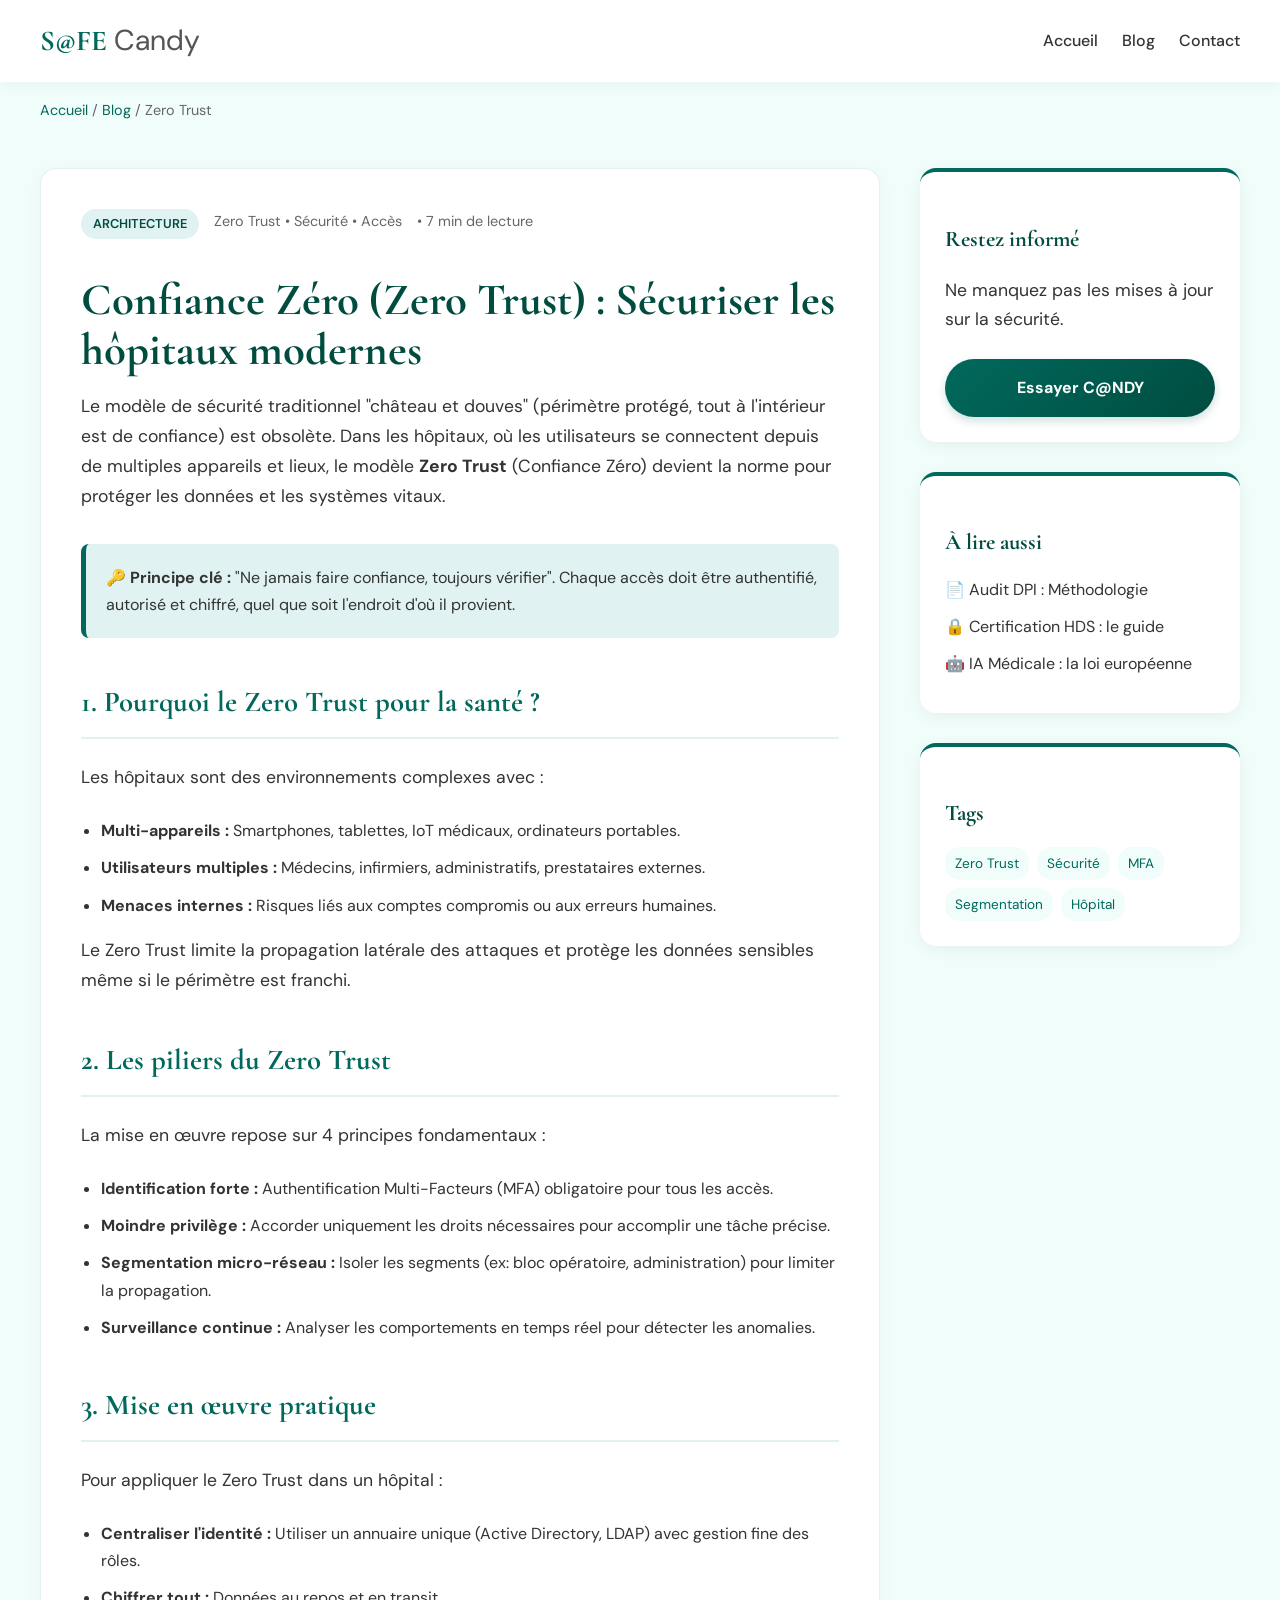
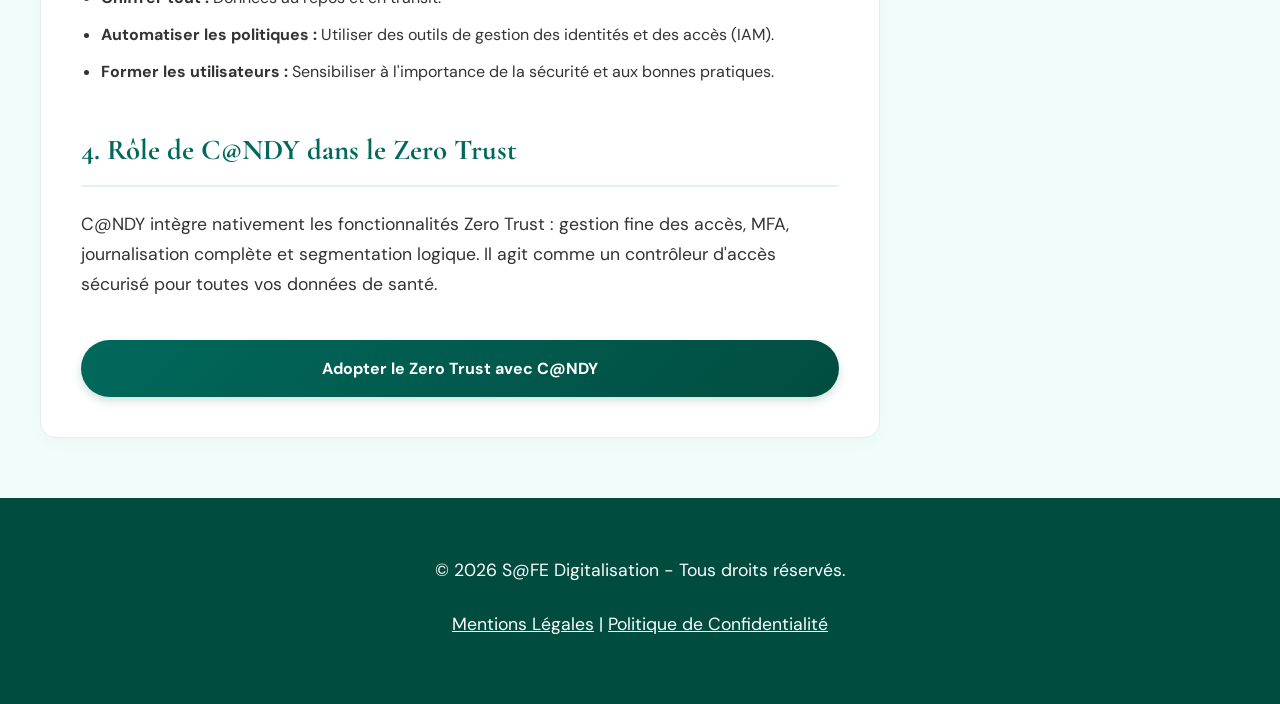
<file: blog/confiance-zero-hopitaux.html>
<!-- confiance-zero-hopitaux.html -->
<!DOCTYPE html>
<html lang="fr">
<head>
    <meta charset="UTF-8">
    <meta name="viewport" content="width=device-width, initial-scale=1.0">
    <title>Confiance Zéro (Zero Trust) : Sécurité Hospitalière 2026 | S@FE Candy</title>
    <meta name="description" content="Implémenter le modèle Zero Trust dans un hôpital. Principe de moindre privilège, segmentation réseau et sécurité des accès.">
    <meta name="keywords" content="Zero Trust, sécurité hospitalière, moindre privilège, segmentation réseau, accès sécurisé, ANSSI">
    
    <meta property="og:type" content="article">
    <meta property="og:title" content="Confiance Zéro (Zero Trust) : Sécurité Hospitalière">
    <meta property="og:description" content="Pourquoi le modèle Zero Trust est-il la solution idéale pour sécuriser les hôpitaux modernes ?">
    <meta property="og:url" content="https://www.safe-digitalisation.fr/blog/confiance-zero-hopitaux">

    <link rel="icon" type="image/svg+xml" href="/favicon.svg">

    <script type="application/ld+json">
    {
      "@context": "https://schema.org",
      "@type": "Article",
      "headline": "Confiance Zéro dans les hôpitaux",
      "author": { "@type": "Organization", "name": "S@FE" },
      "datePublished": "2026-06-18",
      "mainEntityOfPage": "https://www.safe-digitalisation.fr/blog/confiance-zero-hopitaux"
    }
    </script>

    <link href="https://fonts.googleapis.com/css2?family=Cormorant+Garamond:wght@400;600;700&family=DM+Sans:wght@400;500;700&display=swap" rel="stylesheet">
    
    <style>
        :root {
            --primary-teal: #00695c;
            --secondary-teal: #e0f2f1;
            --accent-teal: #004d40;
            --text-dark: #333333;
            --white: #ffffff;
            --bg-soft: #f0fdfa;
            --font-serif: 'Cormorant Garamond', serif;
            --font-sans: 'DM Sans', sans-serif;
            --border-radius: 16px;
        }
        body { font-family: var(--font-sans); background-color: var(--bg-soft); color: var(--text-dark); margin: 0; line-height: 1.7; }
        .container { max-width: 1200px; margin: 0 auto; padding: 0 20px; }
        header { background: var(--white); box-shadow: 0 2px 15px rgba(0, 105, 92, 0.05); padding: 1rem 0; position: sticky; top: 0; z-index: 1000; }
        .nav-content { display: flex; justify-content: space-between; align-items: center; }
        .logo { font-family: var(--font-serif); font-size: 1.8rem; font-weight: 700; color: var(--primary-teal); text-decoration: none; }
        .nav-links a { color: var(--text-dark); text-decoration: none; margin-left: 20px; font-weight: 500; transition: color 0.3s; }
        .nav-links a:hover { color: var(--primary-teal); }
        .breadcrumb { padding: 1rem 0; font-size: 0.9rem; color: #666; }
        .breadcrumb a { color: var(--primary-teal); text-decoration: none; }
        .grid-layout { display: grid; grid-template-columns: 1fr 320px; gap: 40px; margin-top: 30px; }
        article { background: var(--white); padding: 40px; border-radius: var(--border-radius); box-shadow: 0 4px 20px rgba(0,0,0,0.03); border: 1px solid rgba(0, 105, 92, 0.1); }
        h1 { font-family: var(--font-serif); font-size: 2.8rem; color: var(--accent-teal); margin-bottom: 1rem; line-height: 1.1; }
        .meta-tags { display: flex; gap: 15px; margin-bottom: 2rem; font-size: 0.9rem; color: #666; }
        .badge { background: var(--secondary-teal); color: var(--accent-teal); padding: 4px 12px; border-radius: 20px; font-weight: 600; font-size: 0.8rem; text-transform: uppercase; }
        h2 { font-family: var(--font-serif); font-size: 1.8rem; color: var(--primary-teal); margin-top: 2.5rem; border-bottom: 2px solid var(--secondary-teal); padding-bottom: 10px; }
        p { margin-bottom: 1.5rem; font-size: 1.1rem; }
        .info-box { background: var(--secondary-teal); border-left: 5px solid var(--primary-teal); padding: 20px; border-radius: 8px; margin: 2rem 0; }
        ul { padding-left: 20px; }
        li { margin-bottom: 10px; }
        aside { position: sticky; top: 100px; height: fit-content; }
        .sidebar-widget { background: var(--white); padding: 25px; border-radius: var(--border-radius); box-shadow: 0 4px 15px rgba(0,0,0,0.05); margin-bottom: 30px; border-top: 4px solid var(--primary-teal); }
        .sidebar-title { font-family: var(--font-serif); font-size: 1.4rem; color: var(--accent-teal); margin-bottom: 15px; }
        .cta-btn { display: block; background: linear-gradient(135deg, var(--primary-teal) 0%, var(--accent-teal) 100%); color: var(--white); text-align: center; padding: 15px; border-radius: 30px; text-decoration: none; font-weight: 700; margin-top: 15px; transition: transform 0.2s, box-shadow 0.2s; box-shadow: 0 4px 10px rgba(0, 105, 92, 0.2); }
        .cta-btn:hover { transform: translateY(-2px); box-shadow: 0 6px 15px rgba(0, 105, 92, 0.3); }
        .tag-cloud { display: flex; flex-wrap: wrap; gap: 8px; }
        .tag { background: var(--bg-soft); color: var(--primary-teal); padding: 5px 10px; border-radius: 15px; font-size: 0.85rem; text-decoration: none; }
        footer { background: var(--accent-teal); color: var(--white); text-align: center; padding: 40px 0; margin-top: 60px; }
        @media (max-width: 900px) { .grid-layout { grid-template-columns: 1fr; } aside { position: static; order: 2; margin-top: 30px; } article { order: 1; } h1 { font-size: 2.2rem; } }
    </style>
</head>
<body>

<header>
    <div class="container nav-content">
        <a href="/" class="logo">S@FE <span style="font-family:var(--font-sans); font-weight:400; color:#555">Candy</span></a>
        <nav class="nav-links">
            <a href="/">Accueil</a>
            <a href="/blog">Blog</a>
            <a href="/contact">Contact</a>
        </nav>
    </div>
</header>

<main class="container">
    <div class="breadcrumb">
        <a href="/">Accueil</a> / <a href="/blog">Blog</a> / Zero Trust
    </div>

    <div class="grid-layout">
        <article>
            <div class="meta-tags">
                <span class="badge">Architecture</span>
                <span>Zero Trust • Sécurité • Accès</span>
                <span>• 7 min de lecture</span>
            </div>
            <h1>Confiance Zéro (Zero Trust) : Sécuriser les hôpitaux modernes</h1>
            
            <p>Le modèle de sécurité traditionnel "château et douves" (périmètre protégé, tout à l'intérieur est de confiance) est obsolète. Dans les hôpitaux, où les utilisateurs se connectent depuis de multiples appareils et lieux, le modèle <strong>Zero Trust</strong> (Confiance Zéro) devient la norme pour protéger les données et les systèmes vitaux.</p>

            <div class="info-box">
                <strong>🔑 Principe clé :</strong> "Ne jamais faire confiance, toujours vérifier". Chaque accès doit être authentifié, autorisé et chiffré, quel que soit l'endroit d'où il provient.
            </div>

            <h2>1. Pourquoi le Zero Trust pour la santé ?</h2>
            <p>Les hôpitaux sont des environnements complexes avec :</p>
            <ul>
                <li><strong>Multi-appareils :</strong> Smartphones, tablettes, IoT médicaux, ordinateurs portables.</li>
                <li><strong>Utilisateurs multiples :</strong> Médecins, infirmiers, administratifs, prestataires externes.</li>
                <li><strong>Menaces internes :</strong> Risques liés aux comptes compromis ou aux erreurs humaines.</li>
            </ul>
            <p>Le Zero Trust limite la propagation latérale des attaques et protège les données sensibles même si le périmètre est franchi.</p>

            <h2>2. Les piliers du Zero Trust</h2>
            <p>La mise en œuvre repose sur 4 principes fondamentaux :</p>
            <ul>
                <li><strong>Identification forte :</strong> Authentification Multi-Facteurs (MFA) obligatoire pour tous les accès.</li>
                <li><strong>Moindre privilège :</strong> Accorder uniquement les droits nécessaires pour accomplir une tâche précise.</li>
                <li><strong>Segmentation micro-réseau :</strong> Isoler les segments (ex: bloc opératoire, administration) pour limiter la propagation.</li>
                <li><strong>Surveillance continue :</strong> Analyser les comportements en temps réel pour détecter les anomalies.</li>
            </ul>

            <h2>3. Mise en œuvre pratique</h2>
            <p>Pour appliquer le Zero Trust dans un hôpital :</p>
            <ul>
                <li><strong>Centraliser l'identité :</strong> Utiliser un annuaire unique (Active Directory, LDAP) avec gestion fine des rôles.</li>
                <li><strong>Chiffrer tout :</strong> Données au repos et en transit.</li>
                <li><strong>Automatiser les politiques :</strong> Utiliser des outils de gestion des identités et des accès (IAM).</li>
                <li><strong>Former les utilisateurs :</strong> Sensibiliser à l'importance de la sécurité et aux bonnes pratiques.</li>
            </ul>

            <h2>4. Rôle de C@NDY dans le Zero Trust</h2>
            <p>C@NDY intègre nativement les fonctionnalités Zero Trust : gestion fine des accès, MFA, journalisation complète et segmentation logique. Il agit comme un contrôleur d'accès sécurisé pour toutes vos données de santé.</p>

            <div style="text-align: center; margin-top: 40px;">
                <a href="https://crm.safe-digitalisation.fr/Candy/" class="cta-btn">Adopter le Zero Trust avec C@NDY</a>
            </div>
        </article>

        <aside>
            <div class="sidebar-widget">
                <h3 class="sidebar-title">Restez informé</h3>
                <p>Ne manquez pas les mises à jour sur la sécurité.</p>
                <a href="https://crm.safe-digitalisation.fr/Candy/" class="cta-btn">Essayer C@NDY</a>
            </div>

            <div class="sidebar-widget">
                <h3 class="sidebar-title">À lire aussi</h3>
                <ul style="list-style: none; padding: 0; margin: 0;">
                    <li style="margin-bottom: 10px;"><a href="#" style="color:var(--text-dark); text-decoration:none;">📄 Audit DPI : Méthodologie</a></li>
                    <li style="margin-bottom: 10px;"><a href="#" style="color:var(--text-dark); text-decoration:none;">🔒 Certification HDS : le guide</a></li>
                    <li><a href="#" style="color:var(--text-dark); text-decoration:none;">🤖 IA Médicale : la loi européenne</a></li>
                </ul>
            </div>

            <div class="sidebar-widget">
                <h3 class="sidebar-title">Tags</h3>
                <div class="tag-cloud">
                    <a href="#" class="tag">Zero Trust</a>
                    <a href="#" class="tag">Sécurité</a>
                    <a href="#" class="tag">MFA</a>
                    <a href="#" class="tag">Segmentation</a>
                    <a href="#" class="tag">Hôpital</a>
                </div>
            </div>
        </aside>
    </div>
</main>

<footer>
    <div class="container">
        <p>&copy; 2026 S@FE Digitalisation - Tous droits réservés.</p>
        <p><a href="#" style="color:white; text-decoration:underline;">Mentions Légales</a> | <a href="#" style="color:white; text-decoration:underline;">Politique de Confidentialité</a></p>
    </div>
</footer>

</body>
</html>
</file>
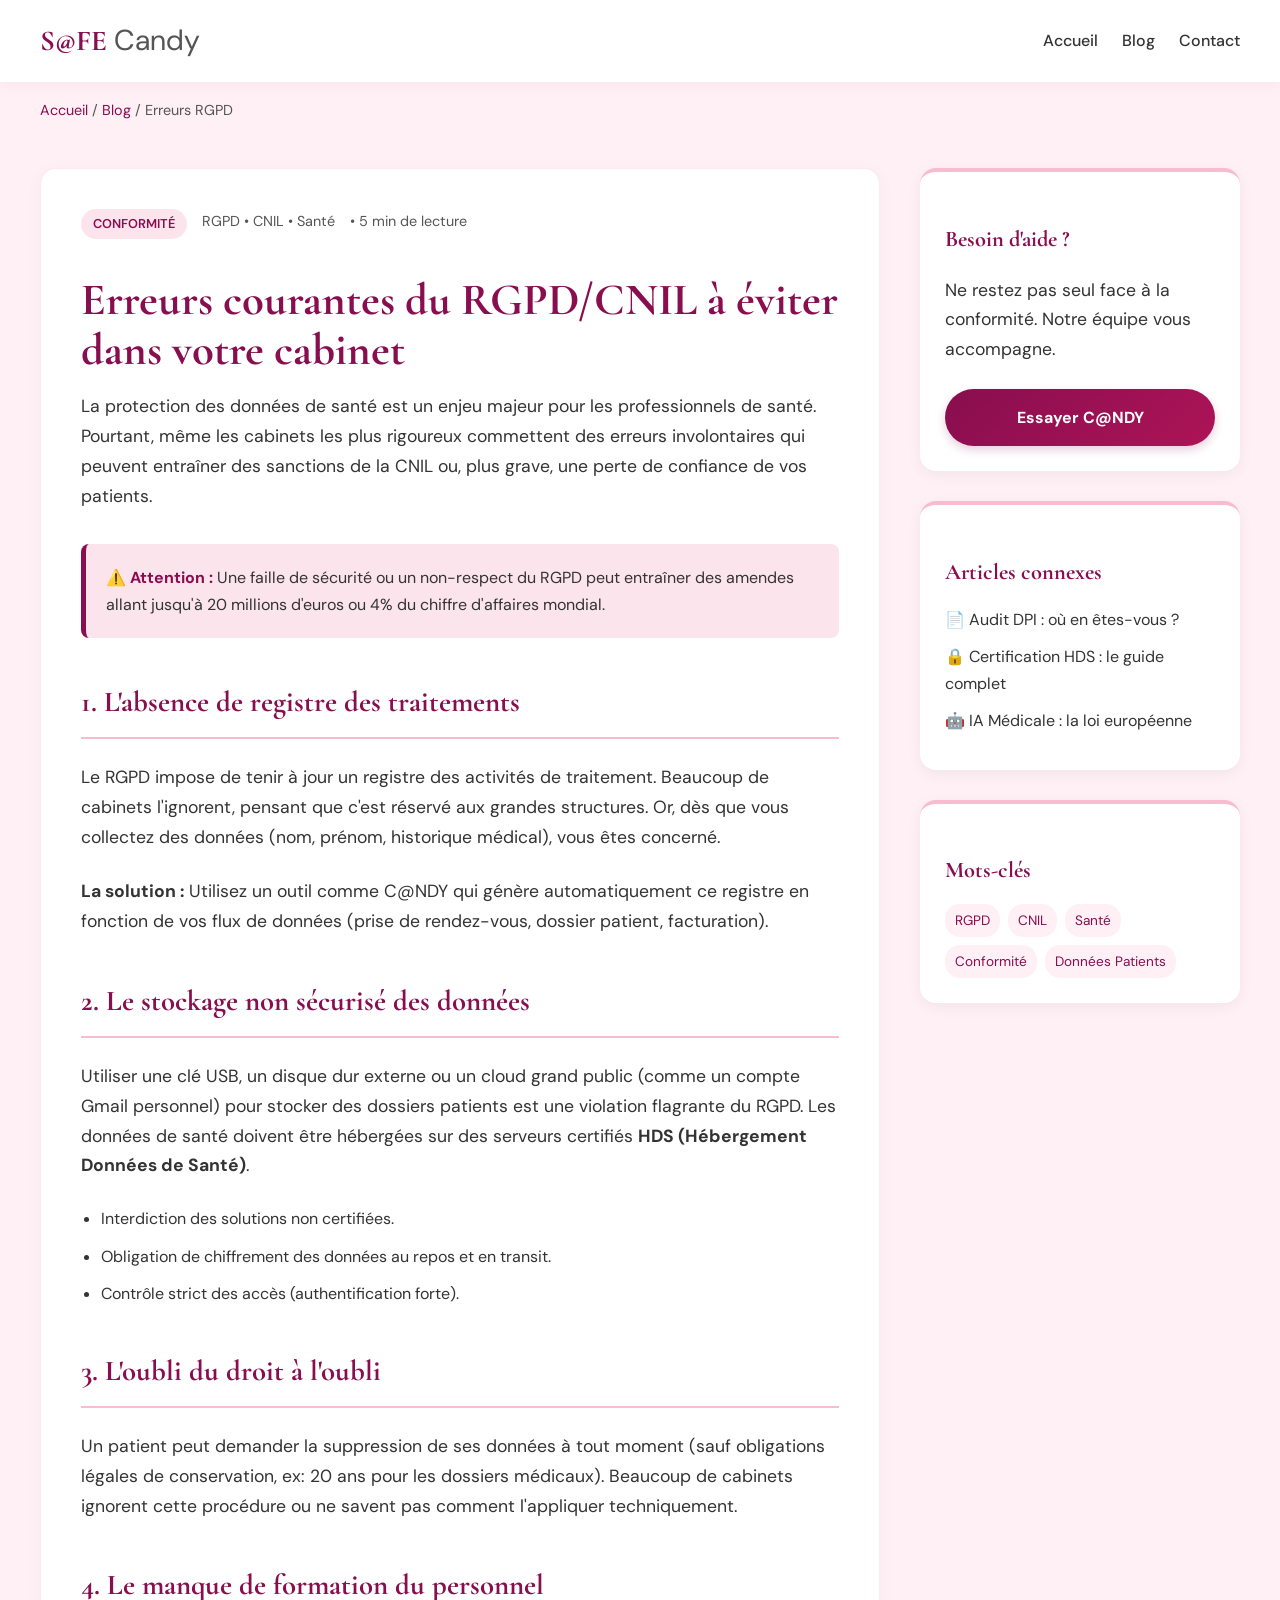
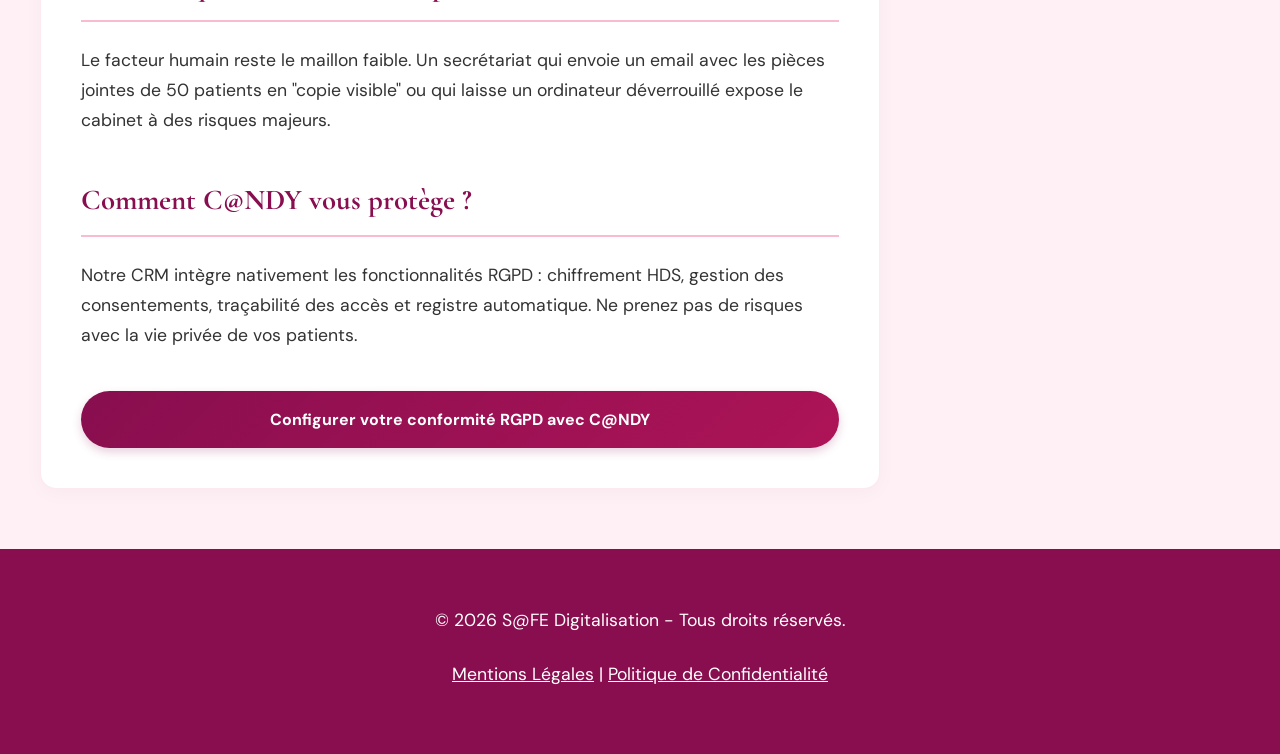
<file: blog/erreurs-courantes-rgpd-cnil.html>
<!-- erreurs-courantes-rgpd-cnil.html -->
<!DOCTYPE html>
<html lang="fr">
<head>
    <meta charset="UTF-8">
    <meta name="viewport" content="width=device-width, initial-scale=1.0">
    <title>Erreurs RGPD Santé : Évitez les Pièges CNIL | S@FE Candy</title>
    <meta name="description" content="Découvrez les 5 erreurs fréquentes en matière de RGPD dans les cabinets médicaux et comment les éviter avec C@NDY. Conformité CNIL et protection des données.">
    <meta name="keywords" content="RGPD santé, CNIL, cabinet médical, données patients, conformité, sécurité sanitaire">
    
    <!-- Open Graph -->
    <meta property="og:type" content="article">
    <meta property="og:title" content="Erreurs RGPD Santé : Évitez les Pièges CNIL">
    <meta property="og:description" content="Vos données patients sont-elles vraiment protégées ? Découvrez les erreurs à éviter absolument.">
    <meta property="og:url" content="https://www.safe-digitalisation.fr/blog/erreurs-courantes-rgpd-cnil">

    <!-- Favicon -->
    <link rel="icon" type="image/svg+xml" href="/favicon.svg">

    <!-- JSON-LD -->
    <script type="application/ld+json">
    {
      "@context": "https://schema.org",
      "@type": "Article",
      "headline": "Erreurs courantes du RGPD/CNIL dans le secteur de la santé",
      "author": { "@type": "Organization", "name": "S@FE" },
      "publisher": { "@type": "Organization", "name": "S@FE", "logo": "https://www.safe-digitalisation.fr/logo.png" },
      "datePublished": "2026-06-18",
      "mainEntityOfPage": "https://www.safe-digitalisation.fr/blog/erreurs-courantes-rgpd-cnil"
    }
    </script>

    <link href="https://fonts.googleapis.com/css2?family=Cormorant+Garamond:wght@400;600;700&family=DM+Sans:wght@400;500;700&display=swap" rel="stylesheet">
    
    <style>
        :root {
            --primary-pink: #f8bbd0;
            --secondary-pink: #fce4ec;
            --accent-prune: #880e4f;
            --accent-prune-light: #ad1457;
            --text-dark: #333333;
            --text-light: #555555;
            --white: #ffffff;
            --bg-soft: #fff0f5;
            --border-radius: 16px;
            --font-serif: 'Cormorant Garamond', serif;
            --font-sans: 'DM Sans', sans-serif;
        }

        body {
            font-family: var(--font-sans);
            background-color: var(--bg-soft);
            color: var(--text-dark);
            margin: 0;
            line-height: 1.7;
        }

        /* Layout */
        .container {
            max-width: 1200px;
            margin: 0 auto;
            padding: 0 20px;
        }

        /* Header */
        header {
            background: var(--white);
            box-shadow: 0 2px 15px rgba(136, 14, 79, 0.05);
            padding: 1rem 0;
            position: sticky;
            top: 0;
            z-index: 1000;
        }
        
        .nav-content {
            display: flex;
            justify-content: space-between;
            align-items: center;
        }

        .logo {
            font-family: var(--font-serif);
            font-size: 1.8rem;
            font-weight: 700;
            color: var(--accent-prune);
            text-decoration: none;
        }

        .nav-links a {
            color: var(--text-dark);
            text-decoration: none;
            margin-left: 20px;
            font-weight: 500;
            transition: color 0.3s;
        }
        .nav-links a:hover { color: var(--accent-prune); }

        /* Breadcrumb */
        .breadcrumb {
            padding: 1rem 0;
            font-size: 0.9rem;
            color: var(--text-light);
        }
        .breadcrumb a { color: var(--accent-prune); text-decoration: none; }

        /* Main Content Grid */
        .grid-layout {
            display: grid;
            grid-template-columns: 1fr 320px;
            gap: 40px;
            margin-top: 30px;
        }

        /* Article Styles */
        article {
            background: var(--white);
            padding: 40px;
            border-radius: var(--border-radius);
            box-shadow: 0 4px 20px rgba(0,0,0,0.03);
            border: 1px solid rgba(248, 187, 208, 0.3);
        }

        h1 {
            font-family: var(--font-serif);
            font-size: 2.8rem;
            color: var(--accent-prune);
            margin-bottom: 1rem;
            line-height: 1.1;
        }

        .meta-tags {
            display: flex;
            gap: 15px;
            margin-bottom: 2rem;
            font-size: 0.9rem;
            color: var(--text-light);
        }
        .badge {
            background: var(--secondary-pink);
            color: var(--accent-prune);
            padding: 4px 12px;
            border-radius: 20px;
            font-weight: 600;
            font-size: 0.8rem;
            text-transform: uppercase;
        }

        h2 {
            font-family: var(--font-serif);
            font-size: 1.8rem;
            color: var(--accent-prune);
            margin-top: 2.5rem;
            border-bottom: 2px solid var(--primary-pink);
            padding-bottom: 10px;
        }

        p { margin-bottom: 1.5rem; font-size: 1.1rem; }

        .warning-box {
            background: var(--secondary-pink);
            border-left: 5px solid var(--accent-prune);
            padding: 20px;
            border-radius: 8px;
            margin: 2rem 0;
        }
        .warning-box strong { color: var(--accent-prune); }

        ul { padding-left: 20px; }
        li { margin-bottom: 10px; }

        /* Sidebar */
        aside {
            position: sticky;
            top: 100px;
            height: fit-content;
        }

        .sidebar-widget {
            background: var(--white);
            padding: 25px;
            border-radius: var(--border-radius);
            box-shadow: 0 4px 15px rgba(0,0,0,0.05);
            margin-bottom: 30px;
            border-top: 4px solid var(--primary-pink);
        }

        .sidebar-title {
            font-family: var(--font-serif);
            font-size: 1.4rem;
            color: var(--accent-prune);
            margin-bottom: 15px;
        }

        .cta-btn {
            display: block;
            background: linear-gradient(135deg, var(--accent-prune) 0%, var(--accent-prune-light) 100%);
            color: var(--white);
            text-align: center;
            padding: 15px;
            border-radius: 30px;
            text-decoration: none;
            font-weight: 700;
            margin-top: 15px;
            transition: transform 0.2s, box-shadow 0.2s;
            box-shadow: 0 4px 10px rgba(136, 14, 79, 0.2);
        }
        .cta-btn:hover {
            transform: translateY(-2px);
            box-shadow: 0 6px 15px rgba(136, 14, 79, 0.3);
        }

        .tag-cloud { display: flex; flex-wrap: wrap; gap: 8px; }
        .tag {
            background: var(--bg-soft);
            color: var(--accent-prune);
            padding: 5px 10px;
            border-radius: 15px;
            font-size: 0.85rem;
            text-decoration: none;
        }

        /* Footer */
        footer {
            background: var(--accent-prune);
            color: var(--white);
            text-align: center;
            padding: 40px 0;
            margin-top: 60px;
        }

        /* Responsive */
        @media (max-width: 900px) {
            .grid-layout { grid-template-columns: 1fr; }
            aside { position: static; order: 2; margin-top: 30px; }
            article { order: 1; }
            h1 { font-size: 2.2rem; }
        }
    </style>
</head>
<body>

<header>
    <div class="container nav-content">
        <a href="/" class="logo">S@FE <span style="font-family:var(--font-sans); font-weight:400; color:#555">Candy</span></a>
        <nav class="nav-links">
            <a href="/">Accueil</a>
            <a href="/blog">Blog</a>
            <a href="/contact">Contact</a>
        </nav>
    </div>
</header>

<main class="container">
    <div class="breadcrumb">
        <a href="/">Accueil</a> / <a href="/blog">Blog</a> / Erreurs RGPD
    </div>

    <div class="grid-layout">
        <article>
            <div class="meta-tags">
                <span class="badge">Conformité</span>
                <span>RGPD • CNIL • Santé</span>
                <span>• 5 min de lecture</span>
            </div>
            <h1>Erreurs courantes du RGPD/CNIL à éviter dans votre cabinet</h1>
            
            <p>La protection des données de santé est un enjeu majeur pour les professionnels de santé. Pourtant, même les cabinets les plus rigoureux commettent des erreurs involontaires qui peuvent entraîner des sanctions de la CNIL ou, plus grave, une perte de confiance de vos patients.</p>

            <div class="warning-box">
                <strong>⚠️ Attention :</strong> Une faille de sécurité ou un non-respect du RGPD peut entraîner des amendes allant jusqu'à 20 millions d'euros ou 4% du chiffre d'affaires mondial.
            </div>

            <h2>1. L'absence de registre des traitements</h2>
            <p>Le RGPD impose de tenir à jour un registre des activités de traitement. Beaucoup de cabinets l'ignorent, pensant que c'est réservé aux grandes structures. Or, dès que vous collectez des données (nom, prénom, historique médical), vous êtes concerné.</p>
            <p><strong>La solution :</strong> Utilisez un outil comme C@NDY qui génère automatiquement ce registre en fonction de vos flux de données (prise de rendez-vous, dossier patient, facturation).</p>

            <h2>2. Le stockage non sécurisé des données</h2>
            <p>Utiliser une clé USB, un disque dur externe ou un cloud grand public (comme un compte Gmail personnel) pour stocker des dossiers patients est une violation flagrante du RGPD. Les données de santé doivent être hébergées sur des serveurs certifiés <strong>HDS (Hébergement Données de Santé)</strong>.</p>
            <ul>
                <li>Interdiction des solutions non certifiées.</li>
                <li>Obligation de chiffrement des données au repos et en transit.</li>
                <li>Contrôle strict des accès (authentification forte).</li>
            </ul>

            <h2>3. L'oubli du droit à l'oubli</h2>
            <p>Un patient peut demander la suppression de ses données à tout moment (sauf obligations légales de conservation, ex: 20 ans pour les dossiers médicaux). Beaucoup de cabinets ignorent cette procédure ou ne savent pas comment l'appliquer techniquement.</p>

            <h2>4. Le manque de formation du personnel</h2>
            <p>Le facteur humain reste le maillon faible. Un secrétariat qui envoie un email avec les pièces jointes de 50 patients en "copie visible" ou qui laisse un ordinateur déverrouillé expose le cabinet à des risques majeurs.</p>

            <h2>Comment C@NDY vous protège ?</h2>
            <p>Notre CRM intègre nativement les fonctionnalités RGPD : chiffrement HDS, gestion des consentements, traçabilité des accès et registre automatique. Ne prenez pas de risques avec la vie privée de vos patients.</p>

            <div style="text-align: center; margin-top: 40px;">
                <a href="https://crm.safe-digitalisation.fr/Candy/" class="cta-btn">Configurer votre conformité RGPD avec C@NDY</a>
            </div>
        </article>

        <aside>
            <div class="sidebar-widget">
                <h3 class="sidebar-title">Besoin d'aide ?</h3>
                <p>Ne restez pas seul face à la conformité. Notre équipe vous accompagne.</p>
                <a href="https://crm.safe-digitalisation.fr/Candy/" class="cta-btn">Essayer C@NDY</a>
            </div>

            <div class="sidebar-widget">
                <h3 class="sidebar-title">Articles connexes</h3>
                <ul style="list-style: none; padding: 0; margin: 0;">
                    <li style="margin-bottom: 10px;"><a href="#" style="color:var(--text-dark); text-decoration:none;">📄 Audit DPI : où en êtes-vous ?</a></li>
                    <li style="margin-bottom: 10px;"><a href="#" style="color:var(--text-dark); text-decoration:none;">🔒 Certification HDS : le guide complet</a></li>
                    <li><a href="#" style="color:var(--text-dark); text-decoration:none;">🤖 IA Médicale : la loi européenne</a></li>
                </ul>
            </div>

            <div class="sidebar-widget">
                <h3 class="sidebar-title">Mots-clés</h3>
                <div class="tag-cloud">
                    <a href="#" class="tag">RGPD</a>
                    <a href="#" class="tag">CNIL</a>
                    <a href="#" class="tag">Santé</a>
                    <a href="#" class="tag">Conformité</a>
                    <a href="#" class="tag">Données Patients</a>
                </div>
            </div>
        </aside>
    </div>
</main>

<footer>
    <div class="container">
        <p>&copy; 2026 S@FE Digitalisation - Tous droits réservés.</p>
        <p><a href="#" style="color:white; text-decoration:underline;">Mentions Légales</a> | <a href="#" style="color:white; text-decoration:underline;">Politique de Confidentialité</a></p>
    </div>
</footer>

</body>
</html>
</file>
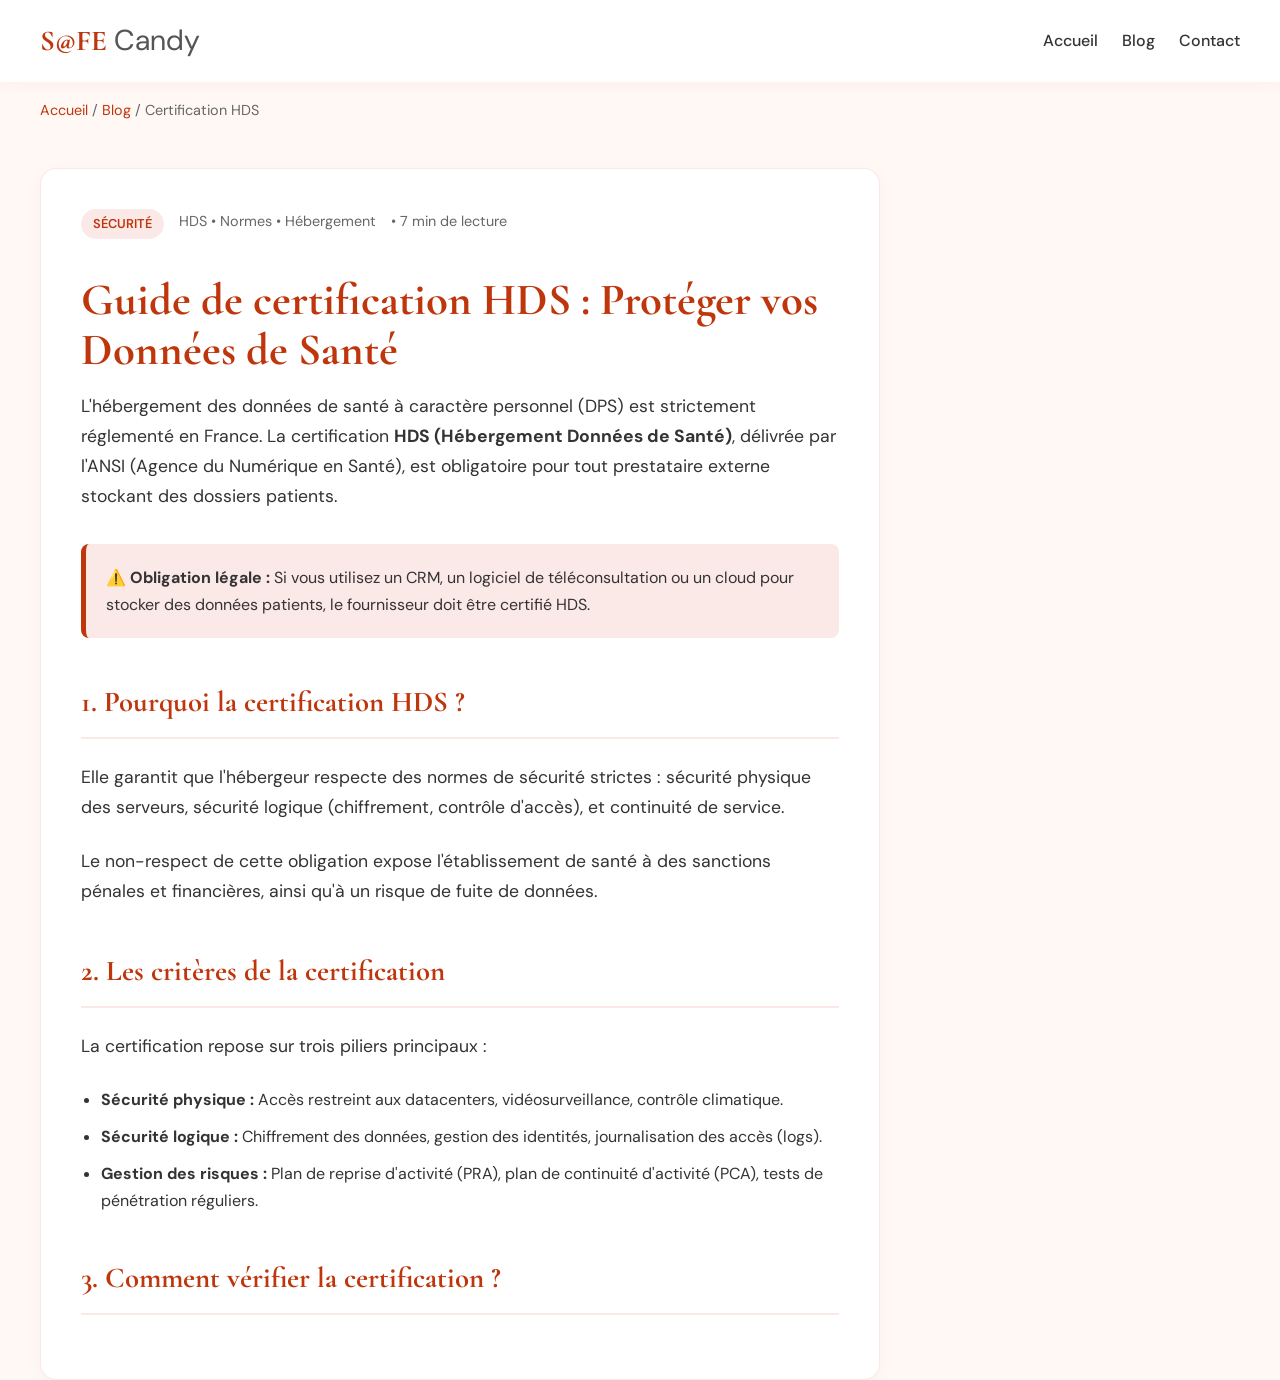
<file: blog/guide-certification-hds.html>
<!-- guide-certification-hds.html -->
<!DOCTYPE html>
<html lang="fr">
<head>
    <meta charset="UTF-8">
    <meta name="viewport" content="width=device-width, initial-scale=1.0">
    <title>Certification HDS : Le Guide Complet pour la Santé | S@FE Candy</title>
    <meta name="description" content="Tout savoir sur la certification HDS (Hébergement Données de Santé). Normes, démarche, coûts et rôle des CRM certifiés.">
    <meta name="keywords" content="certification HDS, hébergement données de santé, ANSSI, sécurité sanitaire, cloud santé">
    
    <meta property="og:type" content="article">
    <meta property="og:title" content="Certification HDS : Le Guide Complet">
    <meta property="og:description" content="Pourquoi la certification HDS est-elle obligatoire pour vos données patients ? Découvrez les étapes.">
    <meta property="og:url" content="https://www.safe-digitalisation.fr/blog/guide-certification-hds">

    <link rel="icon" type="image/svg+xml" href="/favicon.svg">

    <script type="application/ld+json">
    {
      "@context": "https://schema.org",
      "@type": "Article",
      "headline": "Guide de certification HDS",
      "author": { "@type": "Organization", "name": "S@FE" },
      "datePublished": "2026-06-18",
      "mainEntityOfPage": "https://www.safe-digitalisation.fr/blog/guide-certification-hds"
    }
    </script>

    <link href="https://fonts.googleapis.com/css2?family=Cormorant+Garamond:wght@400;600;700&family=DM+Sans:wght@400;500;700&display=swap" rel="stylesheet">
    
    <style>
        :root {
            --primary-rust: #bf360c;
            --secondary-rust: #fbe9e7;
            --accent-rust: #d84315;
            --text-dark: #333333;
            --white: #ffffff;
            --bg-soft: #fff8f5;
            --font-serif: 'Cormorant Garamond', serif;
            --font-sans: 'DM Sans', sans-serif;
            --border-radius: 16px;
        }

        body { font-family: var(--font-sans); background-color: var(--bg-soft); color: var(--text-dark); margin: 0; line-height: 1.7; }
        .container { max-width: 1200px; margin: 0 auto; padding: 0 20px; }
        
        header { background: var(--white); box-shadow: 0 2px 15px rgba(191, 54, 12, 0.05); padding: 1rem 0; position: sticky; top: 0; z-index: 1000; }
        .nav-content { display: flex; justify-content: space-between; align-items: center; }
        .logo { font-family: var(--font-serif); font-size: 1.8rem; font-weight: 700; color: var(--primary-rust); text-decoration: none; }
        .nav-links a { color: var(--text-dark); text-decoration: none; margin-left: 20px; font-weight: 500; transition: color 0.3s; }
        .nav-links a:hover { color: var(--primary-rust); }

        .breadcrumb { padding: 1rem 0; font-size: 0.9rem; color: #666; }
        .breadcrumb a { color: var(--primary-rust); text-decoration: none; }

        .grid-layout { display: grid; grid-template-columns: 1fr 320px; gap: 40px; margin-top: 30px; }

        article { background: var(--white); padding: 40px; border-radius: var(--border-radius); box-shadow: 0 4px 20px rgba(0,0,0,0.03); border: 1px solid rgba(191, 54, 12, 0.1); }
        h1 { font-family: var(--font-serif); font-size: 2.8rem; color: var(--primary-rust); margin-bottom: 1rem; line-height: 1.1; }
        .meta-tags { display: flex; gap: 15px; margin-bottom: 2rem; font-size: 0.9rem; color: #666; }
        .badge { background: var(--secondary-rust); color: var(--primary-rust); padding: 4px 12px; border-radius: 20px; font-weight: 600; font-size: 0.8rem; text-transform: uppercase; }

        h2 { font-family: var(--font-serif); font-size: 1.8rem; color: var(--primary-rust); margin-top: 2.5rem; border-bottom: 2px solid var(--secondary-rust); padding-bottom: 10px; }
        p { margin-bottom: 1.5rem; font-size: 1.1rem; }

        .info-box { background: var(--secondary-rust); border-left: 5px solid var(--primary-rust); padding: 20px; border-radius: 8px; margin: 2rem 0; }
        
        ul { padding-left: 20px; }
        li { margin-bottom: 10px; }

        aside { position: sticky; top: 100px; height: fit-content; }
        .sidebar-widget { background: var(--white); padding: 25px; border-radius: var(--border-radius); box-shadow: 0 4px 15px rgba(0,0,0,0.05); margin-bottom: 30px; border-top: 4px solid var(--primary-rust); }
        .sidebar-title { font-family: var(--font-serif); font-size: 1.4rem; color: var(--primary-rust); margin-bottom: 15px; }
        
        .cta-btn { display: block; background: linear-gradient(135deg, var(--primary-rust) 0%, var(--accent-rust) 100%); color: var(--white); text-align: center; padding: 15px; border-radius: 30px; text-decoration: none; font-weight: 700; margin-top: 15px; transition: transform 0.2s, box-shadow 0.2s; box-shadow: 0 4px 10px rgba(191, 54, 12, 0.2); }
        .cta-btn:hover { transform: translateY(-2px); box-shadow: 0 6px 15px rgba(191, 54, 12, 0.3); }

        .tag-cloud { display: flex; flex-wrap: wrap; gap: 8px; }
        .tag { background: var(--bg-soft); color: var(--primary-rust); padding: 5px 10px; border-radius: 15px; font-size: 0.85rem; text-decoration: none; }

        footer { background: var(--primary-rust); color: var(--white); text-align: center; padding: 40px 0; margin-top: 60px; }

        @media (max-width: 900px) { .grid-layout { grid-template-columns: 1fr; } aside { position: static; order: 2; margin-top: 30px; } article { order: 1; } h1 { font-size: 2.2rem; } }
    </style>
</head>
<body>

<header>
    <div class="container nav-content">
        <a href="/" class="logo">S@FE <span style="font-family:var(--font-sans); font-weight:400; color:#555">Candy</span></a>
        <nav class="nav-links">
            <a href="/">Accueil</a>
            <a href="/blog">Blog</a>
            <a href="/contact">Contact</a>
        </nav>
    </div>
</header>

<main class="container">
    <div class="breadcrumb">
        <a href="/">Accueil</a> / <a href="/blog">Blog</a> / Certification HDS
    </div>

    <div class="grid-layout">
        <article>
            <div class="meta-tags">
                <span class="badge">Sécurité</span>
                <span>HDS • Normes • Hébergement</span>
                <span>• 7 min de lecture</span>
            </div>
            <h1>Guide de certification HDS : Protéger vos Données de Santé</h1>
            
            <p>L'hébergement des données de santé à caractère personnel (DPS) est strictement réglementé en France. La certification <strong>HDS (Hébergement Données de Santé)</strong>, délivrée par l'ANSI (Agence du Numérique en Santé), est obligatoire pour tout prestataire externe stockant des dossiers patients.</p>

            <div class="info-box">
                <strong>⚠️ Obligation légale :</strong> Si vous utilisez un CRM, un logiciel de téléconsultation ou un cloud pour stocker des données patients, le fournisseur doit être certifié HDS.
            </div>

            <h2>1. Pourquoi la certification HDS ?</h2>
            <p>Elle garantit que l'hébergeur respecte des normes de sécurité strictes : sécurité physique des serveurs, sécurité logique (chiffrement, contrôle d'accès), et continuité de service.</p>
            <p>Le non-respect de cette obligation expose l'établissement de santé à des sanctions pénales et financières, ainsi qu'à un risque de fuite de données.</p>

            <h2>2. Les critères de la certification</h2>
            <p>La certification repose sur trois piliers principaux :</p>
            <ul>
                <li><strong>Sécurité physique :</strong> Accès restreint aux datacenters, vidéosurveillance, contrôle climatique.</li>
                <li><strong>Sécurité logique :</strong> Chiffrement des données, gestion des identités, journalisation des accès (logs).</li>
                <li><strong>Gestion des risques :</strong> Plan de reprise d'activité (PRA), plan de continuité d'activité (PCA), tests de pénétration réguliers.</li>
            </ul>

            <h2>3. Comment vérifier la certification ?</h
</file>
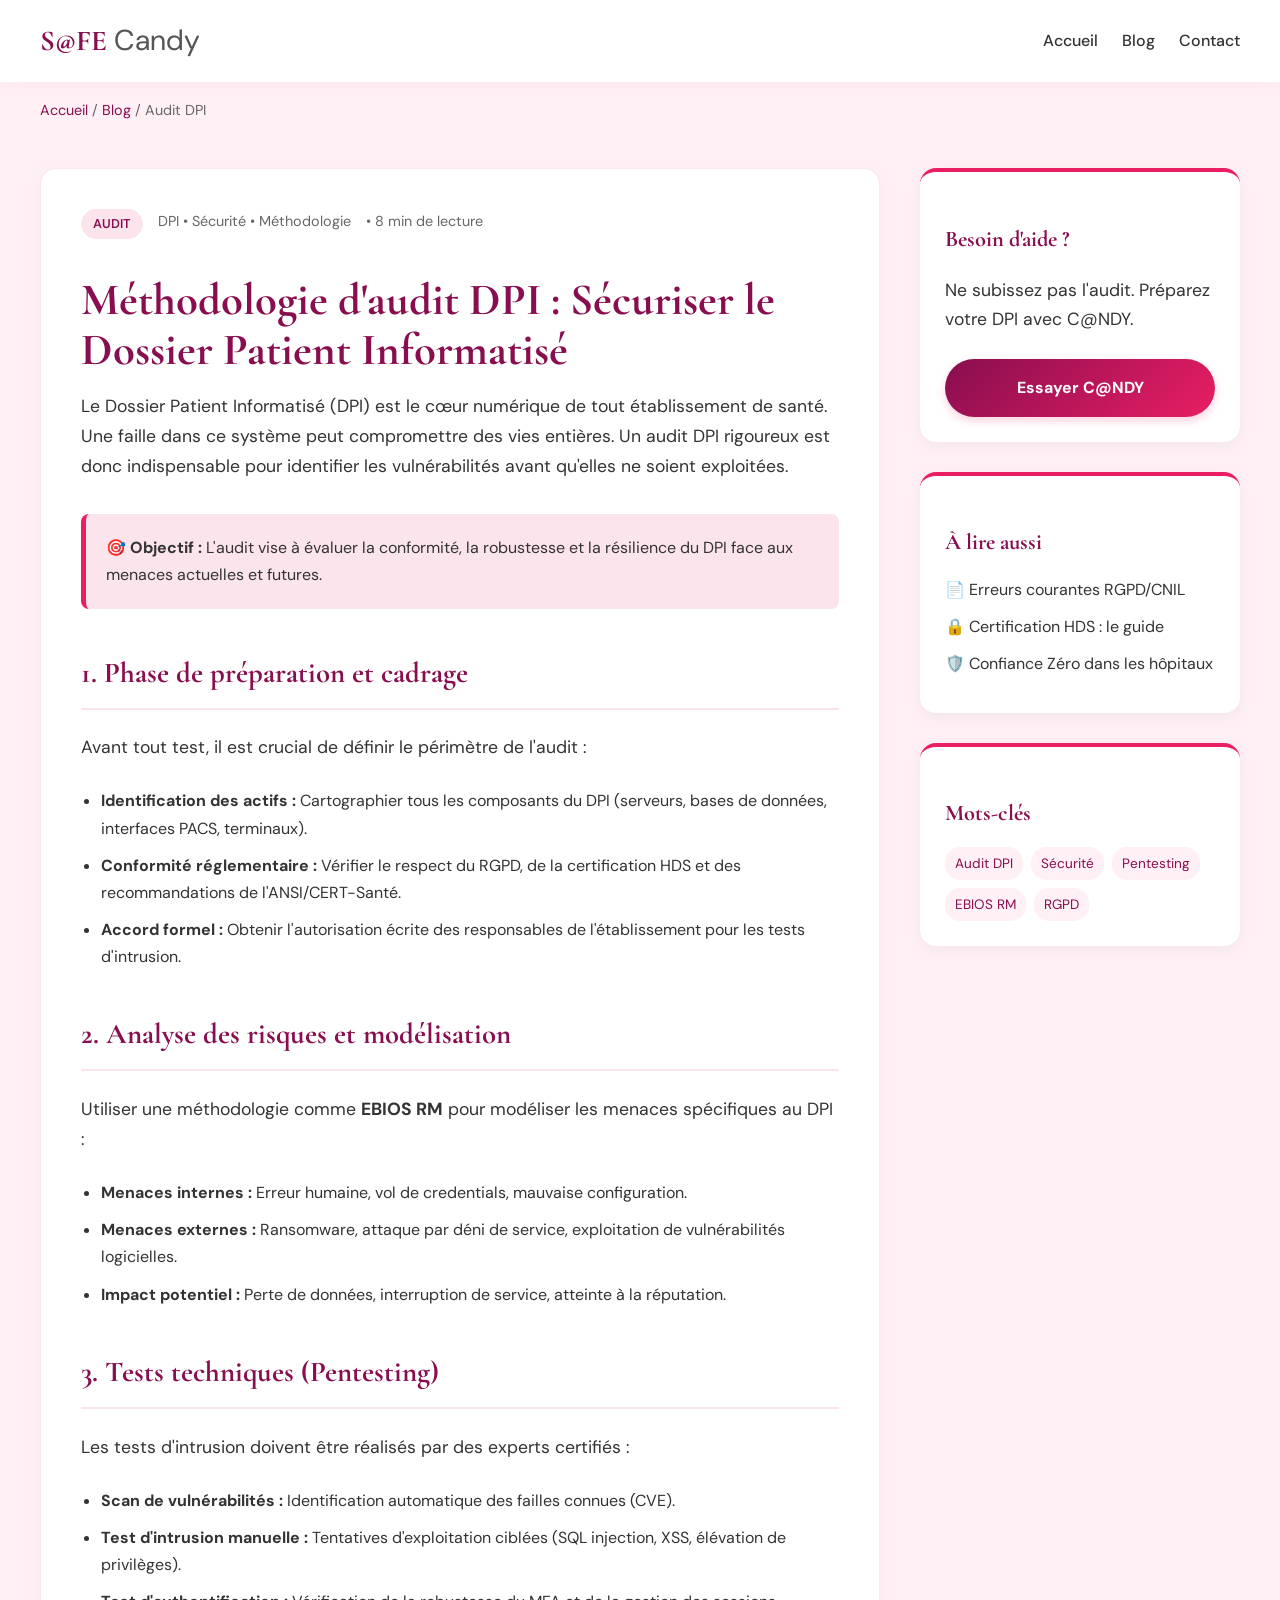
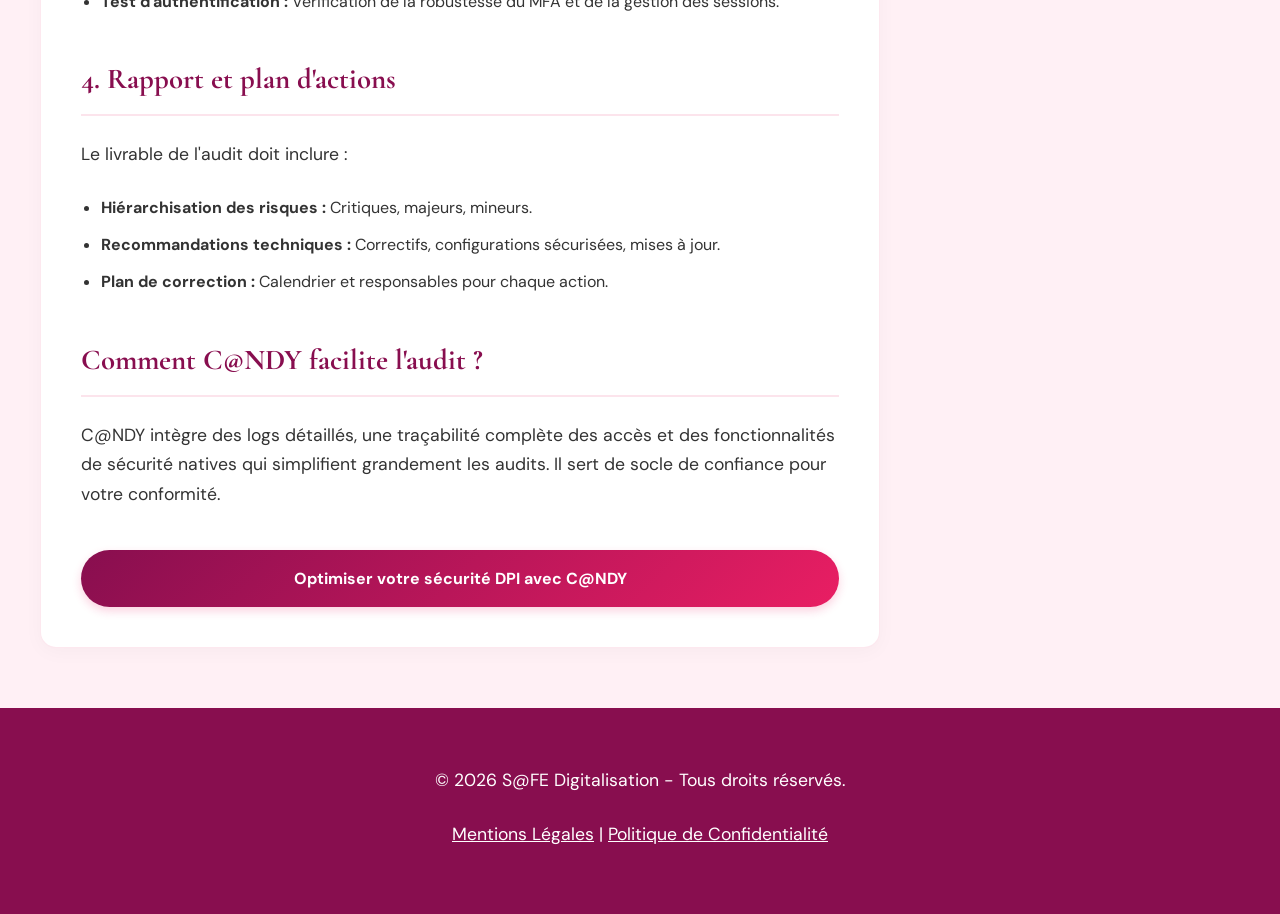
<file: blog/methode-audit-dpi.html>
<!-- methode-audit-dpi.html -->
<!DOCTYPE html>
<html lang="fr">
<head>
    <meta charset="UTF-8">
    <meta name="viewport" content="width=device-width, initial-scale=1.0">
    <title>Audit DPI : Méthodologie de Sécurité pour le Dossier Patient | S@FE Candy</title>
    <meta name="description" content="Guide méthodologique pour auditer la sécurité du Dossier Patient Informatisé (DPI). Tests d'intrusion, analyse de risques et conformité RGPD.">
    <meta name="keywords" content="audit DPI, dossier patient, sécurité informatique, test d'intrusion, conformité RGPD, ANSSI, CERT Santé">
    
    <meta property="og:type" content="article">
    <meta property="og:title" content="Audit DPI : Méthodologie de Sécurité pour le Dossier Patient">
    <meta property="og:description" content="Comment auditer efficacement la sécurité de votre Dossier Patient Informatisé ? Découvrez la méthodologie complète.">
    <meta property="og:url" content="https://www.safe-digitalisation.fr/blog/methode-audit-dpi">

    <link rel="icon" type="image/svg+xml" href="/favicon.svg">

    <script type="application/ld+json">
    {
      "@context": "https://schema.org",
      "@type": "Article",
      "headline": "Méthodologie d'audit DPI",
      "author": { "@type": "Organization", "name": "S@FE" },
      "datePublished": "2026-06-18",
      "mainEntityOfPage": "https://www.safe-digitalisation.fr/blog/methode-audit-dpi"
    }
    </script>

    <link href="https://fonts.googleapis.com/css2?family=Cormorant+Garamond:wght@400;600;700&family=DM+Sans:wght@400;500;700&display=swap" rel="stylesheet">
    
    <style>
        :root {
            --primary-pink: #e91e63;
            --secondary-pink: #fce4ec;
            --accent-prune: #880e4f;
            --text-dark: #333333;
            --white: #ffffff;
            --bg-soft: #fff0f5;
            --font-serif: 'Cormorant Garamond', serif;
            --font-sans: 'DM Sans', sans-serif;
            --border-radius: 16px;
        }
        body { font-family: var(--font-sans); background-color: var(--bg-soft); color: var(--text-dark); margin: 0; line-height: 1.7; }
        .container { max-width: 1200px; margin: 0 auto; padding: 0 20px; }
        header { background: var(--white); box-shadow: 0 2px 15px rgba(233, 30, 99, 0.05); padding: 1rem 0; position: sticky; top: 0; z-index: 1000; }
        .nav-content { display: flex; justify-content: space-between; align-items: center; }
        .logo { font-family: var(--font-serif); font-size: 1.8rem; font-weight: 700; color: var(--accent-prune); text-decoration: none; }
        .nav-links a { color: var(--text-dark); text-decoration: none; margin-left: 20px; font-weight: 500; transition: color 0.3s; }
        .nav-links a:hover { color: var(--accent-prune); }
        .breadcrumb { padding: 1rem 0; font-size: 0.9rem; color: #666; }
        .breadcrumb a { color: var(--accent-prune); text-decoration: none; }
        .grid-layout { display: grid; grid-template-columns: 1fr 320px; gap: 40px; margin-top: 30px; }
        article { background: var(--white); padding: 40px; border-radius: var(--border-radius); box-shadow: 0 4px 20px rgba(0,0,0,0.03); border: 1px solid rgba(233, 30, 99, 0.1); }
        h1 { font-family: var(--font-serif); font-size: 2.8rem; color: var(--accent-prune); margin-bottom: 1rem; line-height: 1.1; }
        .meta-tags { display: flex; gap: 15px; margin-bottom: 2rem; font-size: 0.9rem; color: #666; }
        .badge { background: var(--secondary-pink); color: var(--accent-prune); padding: 4px 12px; border-radius: 20px; font-weight: 600; font-size: 0.8rem; text-transform: uppercase; }
        h2 { font-family: var(--font-serif); font-size: 1.8rem; color: var(--accent-prune); margin-top: 2.5rem; border-bottom: 2px solid var(--secondary-pink); padding-bottom: 10px; }
        p { margin-bottom: 1.5rem; font-size: 1.1rem; }
        .info-box { background: var(--secondary-pink); border-left: 5px solid var(--primary-pink); padding: 20px; border-radius: 8px; margin: 2rem 0; }
        ul { padding-left: 20px; }
        li { margin-bottom: 10px; }
        aside { position: sticky; top: 100px; height: fit-content; }
        .sidebar-widget { background: var(--white); padding: 25px; border-radius: var(--border-radius); box-shadow: 0 4px 15px rgba(0,0,0,0.05); margin-bottom: 30px; border-top: 4px solid var(--primary-pink); }
        .sidebar-title { font-family: var(--font-serif); font-size: 1.4rem; color: var(--accent-prune); margin-bottom: 15px; }
        .cta-btn { display: block; background: linear-gradient(135deg, var(--accent-prune) 0%, var(--primary-pink) 100%); color: var(--white); text-align: center; padding: 15px; border-radius: 30px; text-decoration: none; font-weight: 700; margin-top: 15px; transition: transform 0.2s, box-shadow 0.2s; box-shadow: 0 4px 10px rgba(233, 30, 99, 0.2); }
        .cta-btn:hover { transform: translateY(-2px); box-shadow: 0 6px 15px rgba(233, 30, 99, 0.3); }
        .tag-cloud { display: flex; flex-wrap: wrap; gap: 8px; }
        .tag { background: var(--bg-soft); color: var(--accent-prune); padding: 5px 10px; border-radius: 15px; font-size: 0.85rem; text-decoration: none; }
        footer { background: var(--accent-prune); color: var(--white); text-align: center; padding: 40px 0; margin-top: 60px; }
        @media (max-width: 900px) { .grid-layout { grid-template-columns: 1fr; } aside { position: static; order: 2; margin-top: 30px; } article { order: 1; } h1 { font-size: 2.2rem; } }
    </style>
</head>
<body>

<header>
    <div class="container nav-content">
        <a href="/" class="logo">S@FE <span style="font-family:var(--font-sans); font-weight:400; color:#555">Candy</span></a>
        <nav class="nav-links">
            <a href="/">Accueil</a>
            <a href="/blog">Blog</a>
            <a href="/contact">Contact</a>
        </nav>
    </div>
</header>

<main class="container">
    <div class="breadcrumb">
        <a href="/">Accueil</a> / <a href="/blog">Blog</a> / Audit DPI
    </div>

    <div class="grid-layout">
        <article>
            <div class="meta-tags">
                <span class="badge">Audit</span>
                <span>DPI • Sécurité • Méthodologie</span>
                <span>• 8 min de lecture</span>
            </div>
            <h1>Méthodologie d'audit DPI : Sécuriser le Dossier Patient Informatisé</h1>
            
            <p>Le Dossier Patient Informatisé (DPI) est le cœur numérique de tout établissement de santé. Une faille dans ce système peut compromettre des vies entières. Un audit DPI rigoureux est donc indispensable pour identifier les vulnérabilités avant qu'elles ne soient exploitées.</p>

            <div class="info-box">
                <strong>🎯 Objectif :</strong> L'audit vise à évaluer la conformité, la robustesse et la résilience du DPI face aux menaces actuelles et futures.
            </div>

            <h2>1. Phase de préparation et cadrage</h2>
            <p>Avant tout test, il est crucial de définir le périmètre de l'audit :</p>
            <ul>
                <li><strong>Identification des actifs :</strong> Cartographier tous les composants du DPI (serveurs, bases de données, interfaces PACS, terminaux).</li>
                <li><strong>Conformité réglementaire :</strong> Vérifier le respect du RGPD, de la certification HDS et des recommandations de l'ANSI/CERT-Santé.</li>
                <li><strong>Accord formel :</strong> Obtenir l'autorisation écrite des responsables de l'établissement pour les tests d'intrusion.</li>
            </ul>

            <h2>2. Analyse des risques et modélisation</h2>
            <p>Utiliser une méthodologie comme <strong>EBIOS RM</strong> pour modéliser les menaces spécifiques au DPI :</p>
            <ul>
                <li><strong>Menaces internes :</strong> Erreur humaine, vol de credentials, mauvaise configuration.</li>
                <li><strong>Menaces externes :</strong> Ransomware, attaque par déni de service, exploitation de vulnérabilités logicielles.</li>
                <li><strong>Impact potentiel :</strong> Perte de données, interruption de service, atteinte à la réputation.</li>
            </ul>

            <h2>3. Tests techniques (Pentesting)</h2>
            <p>Les tests d'intrusion doivent être réalisés par des experts certifiés :</p>
            <ul>
                <li><strong>Scan de vulnérabilités :</strong> Identification automatique des failles connues (CVE).</li>
                <li><strong>Test d'intrusion manuelle :</strong> Tentatives d'exploitation ciblées (SQL injection, XSS, élévation de privilèges).</li>
                <li><strong>Test d'authentification :</strong> Vérification de la robustesse du MFA et de la gestion des sessions.</li>
            </ul>

            <h2>4. Rapport et plan d'actions</h2>
            <p>Le livrable de l'audit doit inclure :</p>
            <ul>
                <li><strong>Hiérarchisation des risques :</strong> Critiques, majeurs, mineurs.</li>
                <li><strong>Recommandations techniques :</strong> Correctifs, configurations sécurisées, mises à jour.</li>
                <li><strong>Plan de correction :</strong> Calendrier et responsables pour chaque action.</li>
            </ul>

            <h2>Comment C@NDY facilite l'audit ?</h2>
            <p>C@NDY intègre des logs détaillés, une traçabilité complète des accès et des fonctionnalités de sécurité natives qui simplifient grandement les audits. Il sert de socle de confiance pour votre conformité.</p>

            <div style="text-align: center; margin-top: 40px;">
                <a href="https://crm.safe-digitalisation.fr/Candy/" class="cta-btn">Optimiser votre sécurité DPI avec C@NDY</a>
            </div>
        </article>

        <aside>
            <div class="sidebar-widget">
                <h3 class="sidebar-title">Besoin d'aide ?</h3>
                <p>Ne subissez pas l'audit. Préparez votre DPI avec C@NDY.</p>
                <a href="https://crm.safe-digitalisation.fr/Candy/" class="cta-btn">Essayer C@NDY</a>
            </div>

            <div class="sidebar-widget">
                <h3 class="sidebar-title">À lire aussi</h3>
                <ul style="list-style: none; padding: 0; margin: 0;">
                    <li style="margin-bottom: 10px;"><a href="#" style="color:var(--text-dark); text-decoration:none;">📄 Erreurs courantes RGPD/CNIL</a></li>
                    <li style="margin-bottom: 10px;"><a href="#" style="color:var(--text-dark); text-decoration:none;">🔒 Certification HDS : le guide</a></li>
                    <li><a href="#" style="color:var(--text-dark); text-decoration:none;">🛡️ Confiance Zéro dans les hôpitaux</a></li>
                </ul>
            </div>

            <div class="sidebar-widget">
                <h3 class="sidebar-title">Mots-clés</h3>
                <div class="tag-cloud">
                    <a href="#" class="tag">Audit DPI</a>
                    <a href="#" class="tag">Sécurité</a>
                    <a href="#" class="tag">Pentesting</a>
                    <a href="#" class="tag">EBIOS RM</a>
                    <a href="#" class="tag">RGPD</a>
                </div>
            </div>
        </aside>
    </div>
</main>

<footer>
    <div class="container">
        <p>&copy; 2026 S@FE Digitalisation - Tous droits réservés.</p>
        <p><a href="#" style="color:white; text-decoration:underline;">Mentions Légales</a> | <a href="#" style="color:white; text-decoration:underline;">Politique de Confidentialité</a></p>
    </div>
</footer>

</body>
</html>
</file>
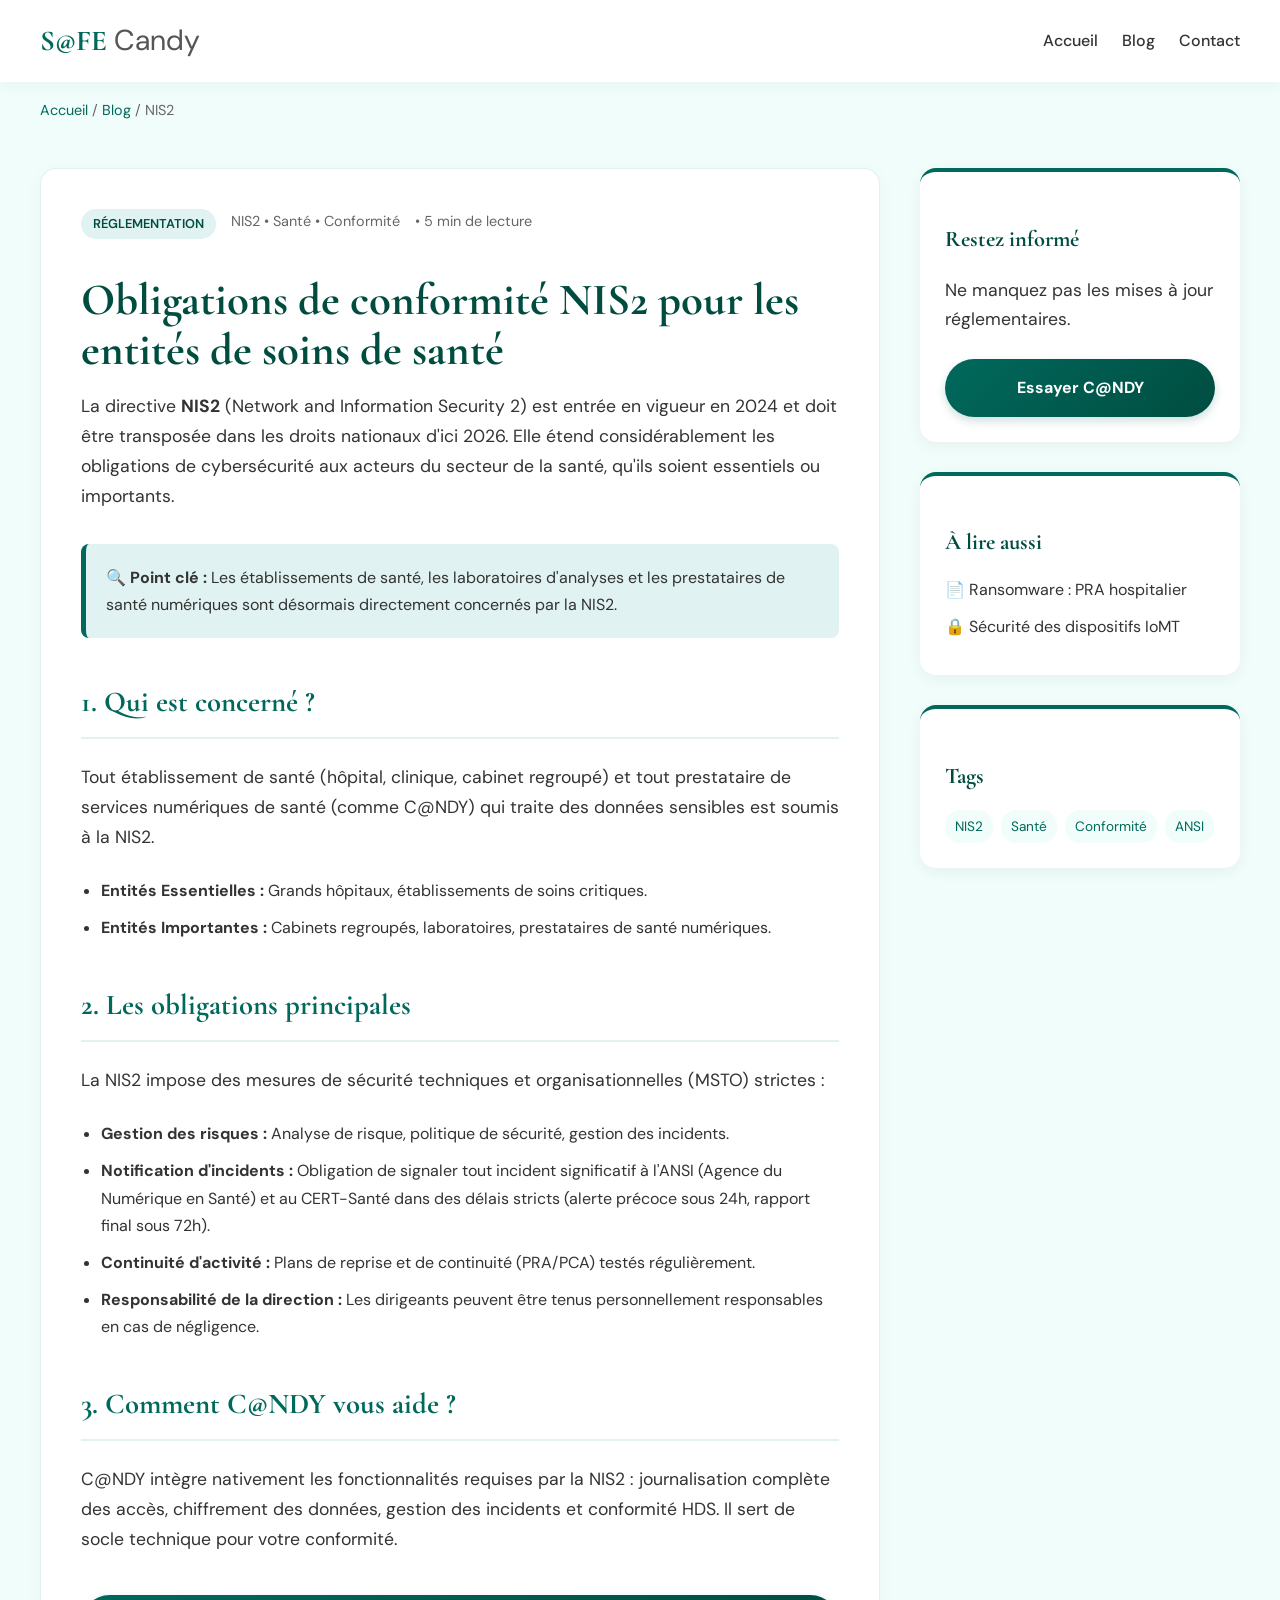
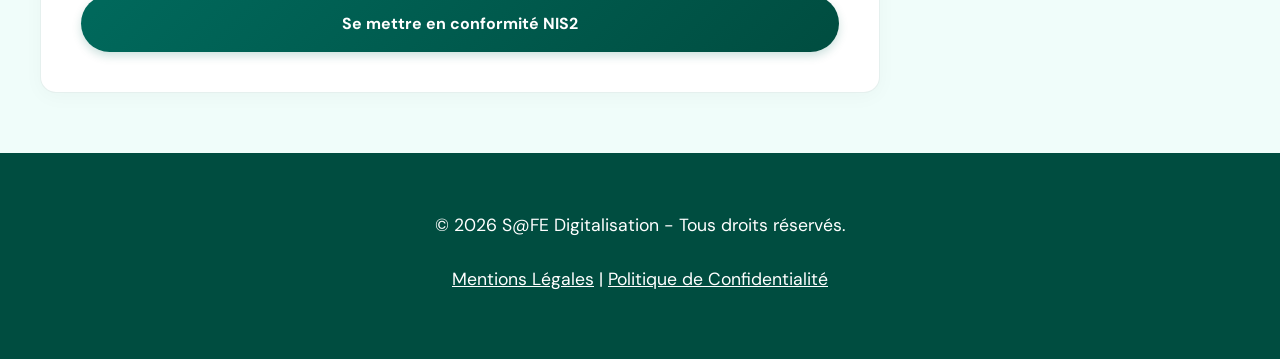
<file: blog/obligations-conformite-nis2-sante.html>
<!-- obligations-conformite-nis2-sante.html -->
<!DOCTYPE html>
<html lang="fr">
<head>
    <meta charset="UTF-8">
    <meta name="viewport" content="width=device-width, initial-scale=1.0">
    <title>Conformité NIS2 : Obligations pour les Soins de Santé | S@FE Candy</title>
    <meta name="description" content="Comprendre les obligations NIS2 pour les établissements de santé. Mesures de sécurité, notification d'incidents et gouvernance.">
    <meta name="keywords" content="NIS2, directive européenne, santé, conformité, sécurité, gouvernance, ANSSI">
    
    <meta property="og:type" content="article">
    <meta property="og:title" content="Conformité NIS2 : Obligations pour les Soins de Santé">
    <meta property="og:description" content="La directive NIS2 impose de nouvelles exigences de cybersécurité aux acteurs de la santé. Découvrez ce qui change.">
    <meta property="og:url" content="https://www.safe-digitalisation.fr/blog/obligations-conformite-nis2-sante">

    <link rel="icon" type="image/svg+xml" href="/favicon.svg">

    <script type="application/ld+json">
    {
      "@context": "https://schema.org",
      "@type": "Article",
      "headline": "Obligations de conformité NIS2 pour les entités de soins de santé",
      "author": { "@type": "Organization", "name": "S@FE" },
      "datePublished": "2026-06-18",
      "mainEntityOfPage": "https://www.safe-digitalisation.fr/blog/obligations-conformite-nis2-sante"
    }
    </script>

    <link href="https://fonts.googleapis.com/css2?family=Cormorant+Garamond:wght@400;600;700&family=DM+Sans:wght@400;500;700&display=swap" rel="stylesheet">
    
    <style>
        :root {
            --primary-teal: #00695c;
            --secondary-teal: #e0f2f1;
            --accent-teal: #004d40;
            --text-dark: #333333;
            --white: #ffffff;
            --bg-soft: #f0fdfa;
            --font-serif: 'Cormorant Garamond', serif;
            --font-sans: 'DM Sans', sans-serif;
            --border-radius: 16px;
        }
        body { font-family: var(--font-sans); background-color: var(--bg-soft); color: var(--text-dark); margin: 0; line-height: 1.7; }
        .container { max-width: 1200px; margin: 0 auto; padding: 0 20px; }
        header { background: var(--white); box-shadow: 0 2px 15px rgba(0, 105, 92, 0.05); padding: 1rem 0; position: sticky; top: 0; z-index: 1000; }
        .nav-content { display: flex; justify-content: space-between; align-items: center; }
        .logo { font-family: var(--font-serif); font-size: 1.8rem; font-weight: 700; color: var(--primary-teal); text-decoration: none; }
        .nav-links a { color: var(--text-dark); text-decoration: none; margin-left: 20px; font-weight: 500; transition: color 0.3s; }
        .nav-links a:hover { color: var(--primary-teal); }
        .breadcrumb { padding: 1rem 0; font-size: 0.9rem; color: #666; }
        .breadcrumb a { color: var(--primary-teal); text-decoration: none; }
        .grid-layout { display: grid; grid-template-columns: 1fr 320px; gap: 40px; margin-top: 30px; }
        article { background: var(--white); padding: 40px; border-radius: var(--border-radius); box-shadow: 0 4px 20px rgba(0,0,0,0.03); border: 1px solid rgba(0, 105, 92, 0.1); }
        h1 { font-family: var(--font-serif); font-size: 2.8rem; color: var(--accent-teal); margin-bottom: 1rem; line-height: 1.1; }
        .meta-tags { display: flex; gap: 15px; margin-bottom: 2rem; font-size: 0.9rem; color: #666; }
        .badge { background: var(--secondary-teal); color: var(--accent-teal); padding: 4px 12px; border-radius: 20px; font-weight: 600; font-size: 0.8rem; text-transform: uppercase; }
        h2 { font-family: var(--font-serif); font-size: 1.8rem; color: var(--primary-teal); margin-top: 2.5rem; border-bottom: 2px solid var(--secondary-teal); padding-bottom: 10px; }
        p { margin-bottom: 1.5rem; font-size: 1.1rem; }
        .info-box { background: var(--secondary-teal); border-left: 5px solid var(--primary-teal); padding: 20px; border-radius: 8px; margin: 2rem 0; }
        ul { padding-left: 20px; }
        li { margin-bottom: 10px; }
        aside { position: sticky; top: 100px; height: fit-content; }
        .sidebar-widget { background: var(--white); padding: 25px; border-radius: var(--border-radius); box-shadow: 0 4px 15px rgba(0,0,0,0.05); margin-bottom: 30px; border-top: 4px solid var(--primary-teal); }
        .sidebar-title { font-family: var(--font-serif); font-size: 1.4rem; color: var(--accent-teal); margin-bottom: 15px; }
        .cta-btn { display: block; background: linear-gradient(135deg, var(--primary-teal) 0%, var(--accent-teal) 100%); color: var(--white); text-align: center; padding: 15px; border-radius: 30px; text-decoration: none; font-weight: 700; margin-top: 15px; transition: transform 0.2s, box-shadow 0.2s; box-shadow: 0 4px 10px rgba(0, 105, 92, 0.2); }
        .cta-btn:hover { transform: translateY(-2px); box-shadow: 0 6px 15px rgba(0, 105, 92, 0.3); }
        .tag-cloud { display: flex; flex-wrap: wrap; gap: 8px; }
        .tag { background: var(--bg-soft); color: var(--primary-teal); padding: 5px 10px; border-radius: 15px; font-size: 0.85rem; text-decoration: none; }
        footer { background: var(--accent-teal); color: var(--white); text-align: center; padding: 40px 0; margin-top: 60px; }
        @media (max-width: 900px) { .grid-layout { grid-template-columns: 1fr; } aside { position: static; order: 2; margin-top: 30px; } article { order: 1; } h1 { font-size: 2.2rem; } }
    </style>
</head>
<body>

<header>
    <div class="container nav-content">
        <a href="/" class="logo">S@FE <span style="font-family:var(--font-sans); font-weight:400; color:#555">Candy</span></a>
        <nav class="nav-links">
            <a href="/">Accueil</a>
            <a href="/blog">Blog</a>
            <a href="/contact">Contact</a>
        </nav>
    </div>
</header>

<main class="container">
    <div class="breadcrumb">
        <a href="/">Accueil</a> / <a href="/blog">Blog</a> / NIS2
    </div>

    <div class="grid-layout">
        <article>
            <div class="meta-tags">
                <span class="badge">Réglementation</span>
                <span>NIS2 • Santé • Conformité</span>
                <span>• 5 min de lecture</span>
            </div>
            <h1>Obligations de conformité NIS2 pour les entités de soins de santé</h1>
            
            <p>La directive <strong>NIS2</strong> (Network and Information Security 2) est entrée en vigueur en 2024 et doit être transposée dans les droits nationaux d'ici 2026. Elle étend considérablement les obligations de cybersécurité aux acteurs du secteur de la santé, qu'ils soient essentiels ou importants.</p>

            <div class="info-box">
                <strong>🔍 Point clé :</strong> Les établissements de santé, les laboratoires d'analyses et les prestataires de santé numériques sont désormais directement concernés par la NIS2.
            </div>

            <h2>1. Qui est concerné ?</h2>
            <p>Tout établissement de santé (hôpital, clinique, cabinet regroupé) et tout prestataire de services numériques de santé (comme C@NDY) qui traite des données sensibles est soumis à la NIS2.</p>
            <ul>
                <li><strong>Entités Essentielles :</strong> Grands hôpitaux, établissements de soins critiques.</li>
                <li><strong>Entités Importantes :</strong> Cabinets regroupés, laboratoires, prestataires de santé numériques.</li>
            </ul>

            <h2>2. Les obligations principales</h2>
            <p>La NIS2 impose des mesures de sécurité techniques et organisationnelles (MSTO) strictes :</p>
            <ul>
                <li><strong>Gestion des risques :</strong> Analyse de risque, politique de sécurité, gestion des incidents.</li>
                <li><strong>Notification d'incidents :</strong> Obligation de signaler tout incident significatif à l'ANSI (Agence du Numérique en Santé) et au CERT-Santé dans des délais stricts (alerte précoce sous 24h, rapport final sous 72h).</li>
                <li><strong>Continuité d'activité :</strong> Plans de reprise et de continuité (PRA/PCA) testés régulièrement.</li>
                <li><strong>Responsabilité de la direction :</strong> Les dirigeants peuvent être tenus personnellement responsables en cas de négligence.</li>
            </ul>

            <h2>3. Comment C@NDY vous aide ?</h2>
            <p>C@NDY intègre nativement les fonctionnalités requises par la NIS2 : journalisation complète des accès, chiffrement des données, gestion des incidents et conformité HDS. Il sert de socle technique pour votre conformité.</p>

            <div style="text-align: center; margin-top: 40px;">
                <a href="https://crm.safe-digitalisation.fr/Candy/" class="cta-btn">Se mettre en conformité NIS2</a>
            </div>
        </article>

        <aside>
            <div class="sidebar-widget">
                <h3 class="sidebar-title">Restez informé</h3>
                <p>Ne manquez pas les mises à jour réglementaires.</p>
                <a href="https://crm.safe-digitalisation.fr/Candy/" class="cta-btn">Essayer C@NDY</a>
            </div>

            <div class="sidebar-widget">
                <h3 class="sidebar-title">À lire aussi</h3>
                <ul style="list-style: none; padding: 0; margin: 0;">
                    <li style="margin-bottom: 10px;"><a href="#" style="color:var(--text-dark); text-decoration:none;">📄 Ransomware : PRA hospitalier</a></li>
                    <li style="margin-bottom: 10px;"><a href="#" style="color:var(--text-dark); text-decoration:none;">🔒 Sécurité des dispositifs IoMT</a></li>
                </ul>
            </div>

            <div class="sidebar-widget">
                <h3 class="sidebar-title">Tags</h3>
                <div class="tag-cloud">
                    <a href="#" class="tag">NIS2</a>
                    <a href="#" class="tag">Santé</a>
                    <a href="#" class="tag">Conformité</a>
                    <a href="#" class="tag">ANSI</a>
                </div>
            </div>
        </aside>
    </div>
</main>

<footer>
    <div class="container">
        <p>&copy; 2026 S@FE Digitalisation - Tous droits réservés.</p>
        <p><a href="#" style="color:white; text-decoration:underline;">Mentions Légales</a> | <a href="#" style="color:white; text-decoration:underline;">Politique de Confidentialité</a></p>
    </div>
</footer>

</body>
</html>
</file>
